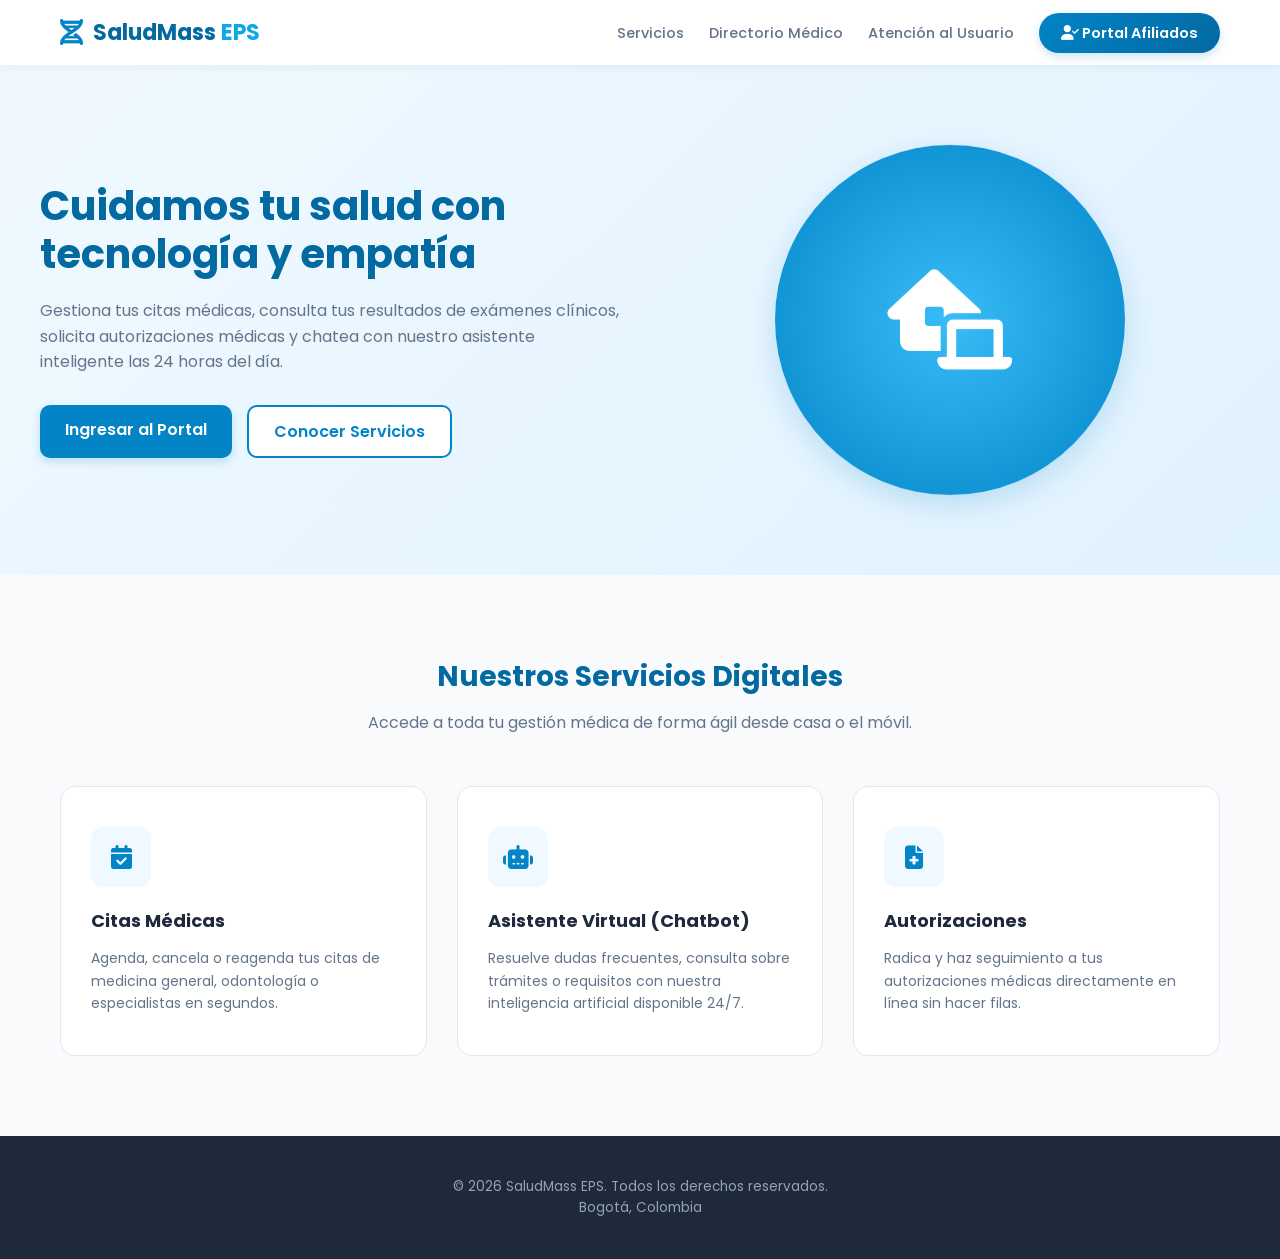
<file: index.html>
<!DOCTYPE html>
<html>
<head>
    <meta http-equiv="refresh" content="0; url=html/saludmass.html">
    <title>Cargando SaludMass EPS...</title>
</head>
<body>
    <p>Redireccionando al portal...</p>
</body>
</html>
</file>
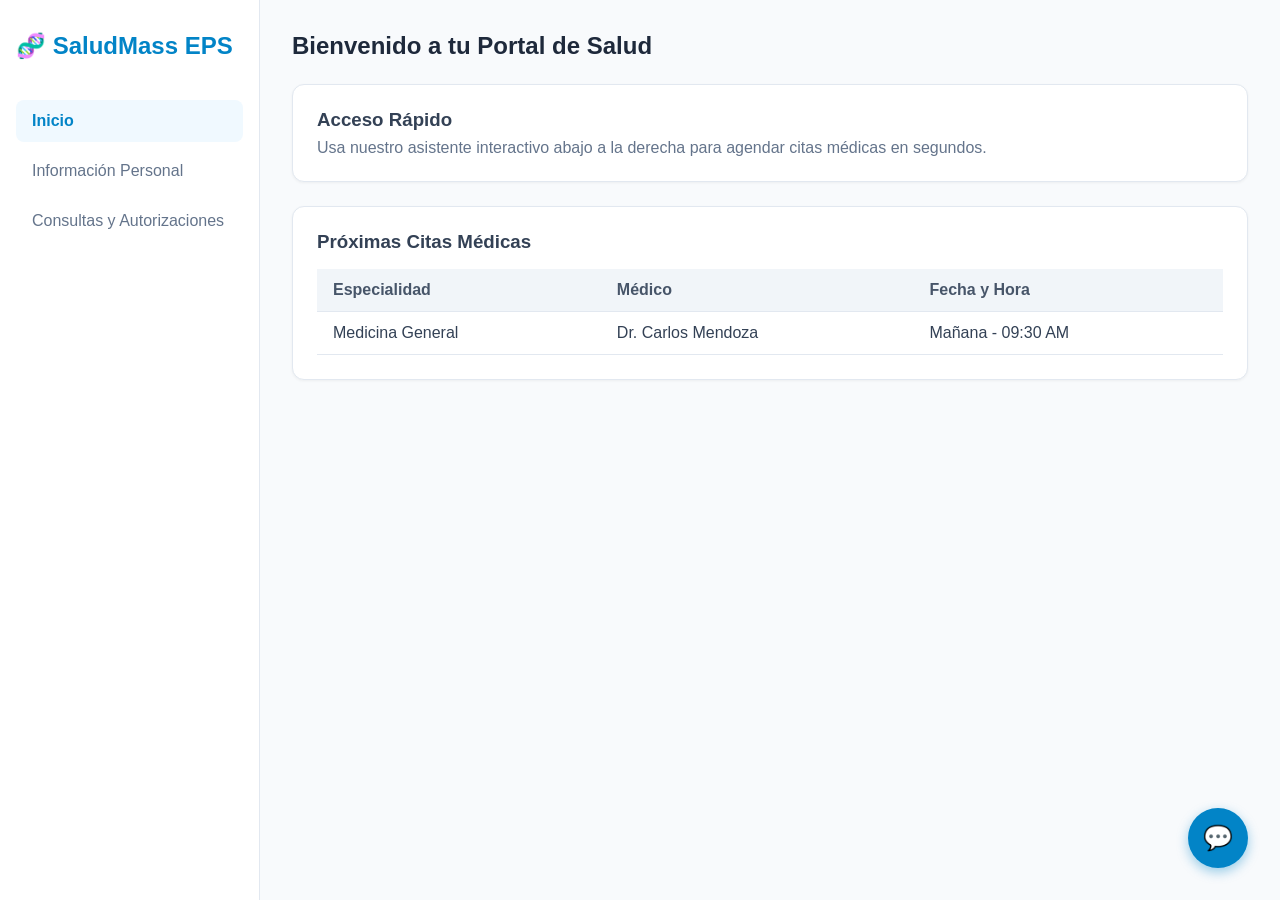
<file: html/index.html>
<!DOCTYPE html>
<html lang="es">
<head>
    <meta charset="UTF-8">
    <meta name="viewport" content="width=device-width, initial-scale=1.0">
    <title>SaludMass EPS - Portal Contigo</title>
    <link rel="icon" type="image/png" href="../img/logo.png">
    <link rel="stylesheet" href="../css/style.css">
</head>
<body>

    <!-- Panel Lateral -->
    <aside>
        <div class="logo">🧬 SaludMass EPS</div>
        <ul class="nav-tabs">
            <li><button class="nav-btn active" onclick="switchTab('inicio')">Inicio</button></li>
            <li><button class="nav-btn" onclick="switchTab('datos')">Información Personal</button></li>
            <li><button class="nav-btn" onclick="switchTab('consultas')">Consultas y Autorizaciones</button></li>
        </ul>
    </aside>

    <!-- Espacio de Módulos -->
    <main>
        <!-- Módulo de Inicio -->
        <section id="inicio" class="tab-content active">
            <h2>Bienvenido a tu Portal de Salud</h2>
            <div class="card">
                <h3>Acceso Rápido</h3>
                <p style="margin-top: 0.5rem; color: #64748b;">Usa nuestro asistente interactivo abajo a la derecha para agendar citas médicas en segundos.</p>
            </div>
            <div class="card">
                <h3>Próximas Citas Médicas</h3>
                <table id="citas-table">
                    <thead>
                        <tr>
                            <th>Especialidad</th>
                            <th>Médico</th>
                            <th>Fecha y Hora</th>
                        </tr>
                    </thead>
                    <tbody>
                        <tr>
                            <td>Medicina General</td>
                            <td>Dr. Carlos Mendoza</td>
                            <td>Mañana - 09:30 AM</td>
                        </tr>
                    </tbody>
                </table>
            </div>
        </section>

        <!-- Módulo de Información Personal -->
        <section id="datos" class="tab-content">
            <h2>Información Personal del Afiliado</h2>
            <div class="card grid-2">
                <div class="info-group"><label>Nombre Completo</label><p>Juan Sebastián Gómez</p></div>
                <div class="info-group"><label>Documento de Identidad</label><p>CC 1.023.456.789</p></div>
                <div class="info-group"><label>Tipo de Afiliación</label><p>Cotizante - Régimen Contributivo</p></div>
                <div class="info-group"><label>Estado de Afiliación</label><p style="color: #16a34a; font-weight: bold;">● ACTIVO</p></div>
                <div class="info-group"><label>Grupo de Enfoque</label><p>Plan de Beneficios en Salud (PBS)</p></div>
                <div class="info-group"><label>Ciudad Principal</label><p>Bogotá D.C.</p></div>
            </div>
        </section>

        <!-- Módulo de Consultas -->
        <section id="consultas" class="tab-content">
            <h2>Historial de Órdenes y Autorizaciones</h2>
            <div class="card">
                <table>
                    <thead>
                        <tr>
                            <th>Código</th>
                            <th>Descripción del Servicio / Medicamento</th>
                            <th>Estado</th>
                        </tr>
                    </thead>
                    <tbody>
                        <tr>
                            <td>AUT-9921</td>
                            <td>Examen Automatizado de Estructura de Soporte Óseo</td>
                            <td style="color: #16a34a; font-weight: 600;">Autorizado</td>
                        </tr>
                        <tr>
                            <td>MED-0441</td>
                            <td>Tratamiento Analgésico Modulado (Fórmula Médica)</td>
                            <td style="color: #2563eb; font-weight: 600;">Entregado</td>
                        </tr>
                    </tbody>
                </table>
            </div>
        </section>
    </main>

    <!-- --- COMPONENTE CHATBOT --- -->
    <div id="chatbot-bubble" onclick="toggleChat()">💬</div>

    <div id="chat-window">
        <div class="chat-header">
            <span>Asistente SaludMass</span>
            <button class="close-chat" onclick="toggleChat()">✕</button>
        </div>
        <div class="chat-messages" id="chat-box">
            <div class="msg bot">¡Hola! Bienvenido a **SaludMass EPS**. Soy tu asistente virtual. ¿En qué especialidad deseas agendar tu cita? (Ej: Medicina General, Odontología, Pediatría)</div>
        </div>
        <div class="chat-input-area">
            <input type="text" id="user-input" placeholder="Escribe aquí tu respuesta..." onkeypress="handleKeyPress(event)">
            <button onclick="sendMessage()">Enviar</button>
        </div>
    </div>

    <script src="../js/script.js" defer></script>
</body>
</html>
</file>
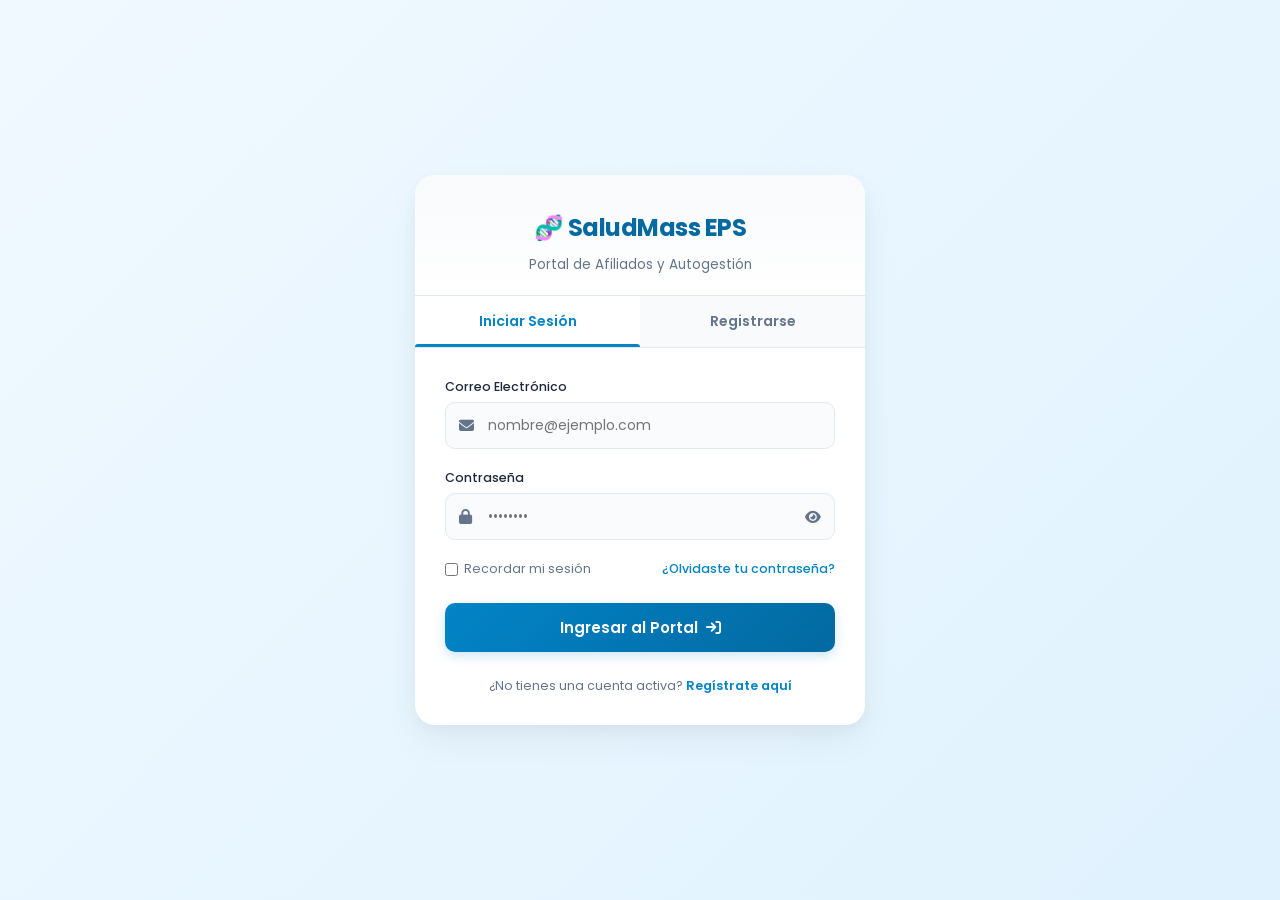
<file: html/login.html>
<!DOCTYPE html>
<html lang="es">
<head>
    <meta charset="UTF-8">
    <meta name="viewport" content="width=device-width, initial-scale=1.0">
    <title>SaludMass EPS - Acceso al Portal</title>
    <link rel="icon" type="image/png" href="../img/logo.png">
    <link rel="stylesheet" href="../css/login.css">
    <!-- Google Fonts -->
    <link href="https://fonts.googleapis.com/css2?family=Poppins:wght@300;400;500;600;700&display=swap" rel="stylesheet">
    <!-- Font Awesome Icons -->
    <link rel="stylesheet" href="https://cdnjs.cloudflare.com/ajax/libs/font-awesome/6.4.0/css/all.min.css">
</head>
<body>

    <div class="container">
        <!-- Top Brand Header -->
        <div class="brand-header">
            <div class="brand-logo">
                <h1> 🧬 SaludMass EPS</h1>
            </div>
            <p class="brand-subtitle">Portal de Afiliados y Autogestión</p>
        </div>

        <!-- Navigation Tabs -->
        <div class="form-tabs">
            <button class="tab-btn active" onclick="switchTab('login')">Iniciar Sesión</button>
            <button class="tab-btn" onclick="switchTab('register')">Registrarse</button>
        </div>

        <div class="form-content">
            <!-- Messages alert container -->
            <div id="alert-box" class="alert">
                <i id="alert-icon" class="fa-solid"></i>
                <span id="alert-message"></span>
            </div>

            <!-- LOGIN FORM -->
            <div id="login-panel" class="form-panel active">
                <form id="login-form" onsubmit="handleLogin(event)">
                    <div class="input-group">
                        <label for="login-email">Correo Electrónico</label>
                        <div class="input-wrapper">
                            <i class="fa-solid fa-envelope"></i>
                            <input type="email" id="login-email" placeholder="nombre@ejemplo.com" required>
                        </div>
                    </div>

                    <div class="input-group">
                        <label for="login-password">Contraseña</label>
                        <div class="input-wrapper">
                            <i class="fa-solid fa-lock"></i>
                            <input type="password" id="login-password" placeholder="••••••••" required>
                            <i class="fa-solid fa-eye toggle-password" onclick="togglePasswordVisibility('login-password')"></i>
                        </div>
                    </div>

                    <div class="options-row">
                        <label class="remember-me">
                            <input type="checkbox" id="remember"> Recordar mi sesión
                        </label>
                        <a href="#" class="forgot-pass" onclick="showAlert('Funcionalidad en desarrollo. Por favor contacta a soporte.', 'success')">¿Olvidaste tu contraseña?</a>
                    </div>

                    <button type="submit" class="btn-submit">
                        <span>Ingresar al Portal</span>
                        <i class="fa-solid fa-arrow-right-to-bracket"></i>
                    </button>
                </form>
                <div class="form-footer">
                    ¿No tienes una cuenta activa? <a href="#" onclick="switchTab('register')">Regístrate aquí</a>
                </div>
            </div>

            <!-- REGISTER FORM -->
            <div id="register-panel" class="form-panel">
                <form id="register-form" onsubmit="handleRegister(event)">
                    <div class="input-group">
                        <label for="reg-name">Nombre Completo</label>
                        <div class="input-wrapper">
                            <i class="fa-solid fa-user"></i>
                            <input type="text" id="reg-name" placeholder="Ej. Sebastián Corredor" required>
                        </div>
                    </div>

                    <div class="input-group">
                        <label for="reg-document">Documento de Identidad (C.C.)</label>
                        <div class="input-wrapper">
                            <i class="fa-solid fa-id-card"></i>
                            <input type="text" id="reg-document" placeholder="Número de cédula" required pattern="[0-9]{5,12}" title="Escribe un número de documento válido de 5 a 12 dígitos">
                        </div>
                    </div>

                    <div class="input-group">
                        <label for="reg-email">Correo Electrónico</label>
                        <div class="input-wrapper">
                            <i class="fa-solid fa-envelope"></i>
                            <input type="email" id="reg-email" placeholder="correo@ejemplo.com" required>
                        </div>
                    </div>

                    <div class="input-group">
                        <label for="reg-password">Contraseña de Acceso</label>
                        <div class="input-wrapper">
                            <i class="fa-solid fa-lock"></i>
                            <input type="password" id="reg-password" placeholder="Mínimo 6 caracteres" required minlength="6">
                            <i class="fa-solid fa-eye toggle-password" onclick="togglePasswordVisibility('reg-password')"></i>
                        </div>
                    </div>

                    <button type="submit" class="btn-submit">
                        <span>Crear Mi Cuenta</span>
                        <i class="fa-solid fa-user-plus"></i>
                    </button>
                </form>
                <div class="form-footer">
                    ¿Ya tienes una cuenta? <a href="#" onclick="switchTab('login')">Inicia sesión</a>
                </div>
            </div>
        </div>
    </div>
    <script src="../js/login.js" defer></script>
</body>
</html>
</file>
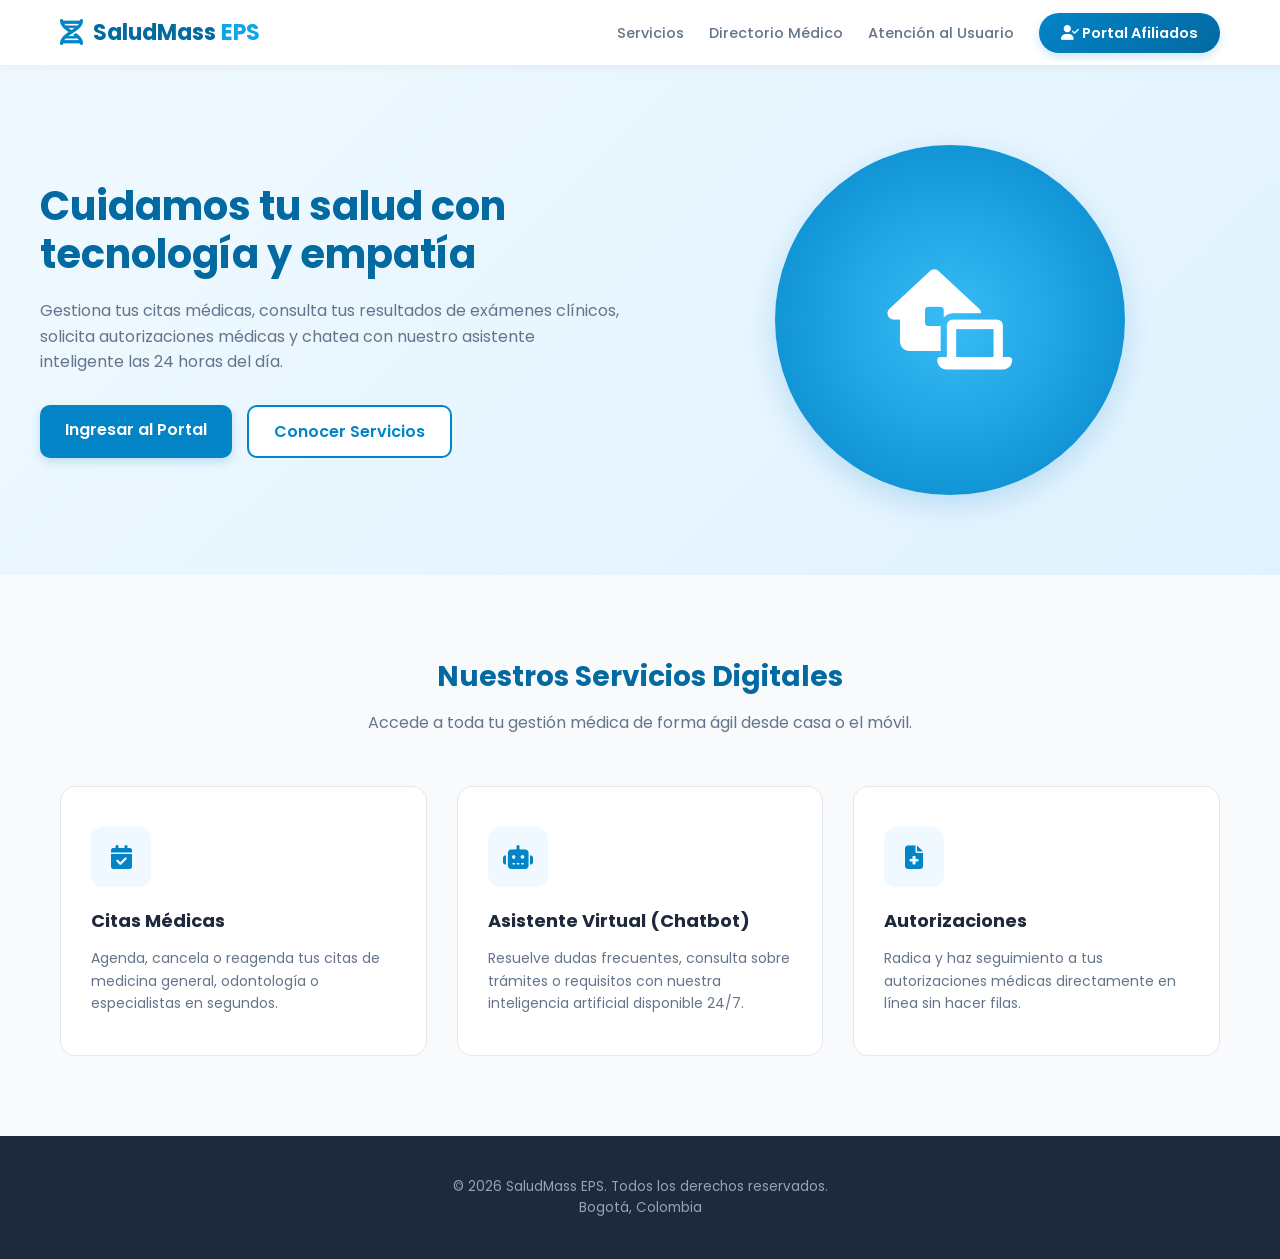
<file: html/saludmass.html>
<!DOCTYPE html>
<html lang="es">
<head>
    <meta charset="UTF-8">
    <meta name="viewport" content="width=device-width, initial-scale=1.0">
    <title>SaludMass EPS - Tu Bienestar, Nuestra Prioridad</title>
    <!-- Google Fonts -->
    <link href="https://fonts.googleapis.com/css2?family=Poppins:wght@300;400;500;600;700&display=swap" rel="stylesheet">
    <!-- Font Awesome Icons -->
    <link rel="stylesheet" href="https://cdnjs.cloudflare.com/ajax/libs/font-awesome/6.4.0/css/all.min.css">
    <link rel="icon" type="image/png" href="../img/logo.png">
    <link rel="stylesheet" href="../css/estilo.css">
</head>
<body>

    <!-- NAVBAR -->
    <header>
        <div class="navbar">
            <a href="index.html" class="logo">
                <i class="fa-solid fa-dna"></i>
                <h1>SaludMass <span>EPS</span></h1>
            </a>
            <ul class="nav-links">
                <li><a href="#servicios">Servicios</a></li>
                <li><a href="#">Directorio Médico</a></li>
                <li><a href="#">Atención al Usuario</a></li>
                <!-- Botón de Inicio de Sesión que redirige a login.html -->
                <li><a href="login.html" class="btn-login"><i class="fa-solid fa-user-check"></i> Portal Afiliados</a></li>
            </ul>
        </div>
    </header>

    <!-- HERO SECTION -->
    <main class="hero">
        <div class="hero-container">
            <div class="hero-text">
                <h2>Cuidamos tu salud con tecnología y empatía</h2>
                <p>Gestiona tus citas médicas, consulta tus resultados de exámenes clínicos, solicita autorizaciones médicas y chatea con nuestro asistente inteligente las 24 horas del día.</p>
                <div class="hero-buttons">
                    <a href="login.html" class="btn-primary">Ingresar al Portal</a>
                    <a href="#servicios" class="btn-secondary">Conocer Servicios</a>
                </div>
            </div>
            <div class="hero-image">
                <div class="hero-illustration">
                    <i class="fa-solid fa-house-laptop"></i>
                </div>
            </div>
        </div>
    </main>

    <!-- SERVICES SECTION -->
    <section class="services" id="servicios">
        <h3>Nuestros Servicios Digitales</h3>
        <p class="subtitle">Accede a toda tu gestión médica de forma ágil desde casa o el móvil.</p>
        
        <div class="services-grid">
            <!-- Servicio 1 -->
            <div class="service-card">
                <div class="service-icon">
                    <i class="fa-solid fa-calendar-check"></i>
                </div>
                <h4>Citas Médicas</h4>
                <p>Agenda, cancela o reagenda tus citas de medicina general, odontología o especialistas en segundos.</p>
            </div>

            <!-- Servicio 2 -->
            <div class="service-card">
                <div class="service-icon">
                    <i class="fa-solid fa-robot"></i>
                </div>
                <h4>Asistente Virtual (Chatbot)</h4>
                <p>Resuelve dudas frecuentes, consulta sobre trámites o requisitos con nuestra inteligencia artificial disponible 24/7.</p>
            </div>

            <!-- Servicio 3 -->
            <div class="service-card">
                <div class="service-icon">
                    <i class="fa-solid fa-file-medical"></i>
                </div>
                <h4>Autorizaciones</h4>
                <p>Radica y haz seguimiento a tus autorizaciones médicas directamente en línea sin hacer filas.</p>
            </div>
        </div>
    </section>

    <!-- FOOTER -->
    <footer>
        <div class="footer-content">
            <p>&copy; 2026 SaludMass EPS. Todos los derechos reservados.</p>
            <p>Bogotá, Colombia</p>
        </div>
    </footer>

</body>
</html>
</file>
<file: css/style.css>
:root {
            --primary: #0284c7;
            --primary-dark: #0369a1;
            --secondary: #0ea5e9;
            --bg-light: #f8fafc;
            --text-main: #334155;
            --border-color: #e2e8f0;
        }

        * {
            box-sizing: border-box;
            margin: 0;
            padding: 0;
            font-family: 'Segoe UI', Tahoma, Geneva, Verdana, sans-serif;
        }

        body {
            background-color: var(--bg-light);
            color: var(--text-main);
            display: flex;
            height: 100vh;
            overflow: hidden;
        }

        /* Sidebar Navegación */
        aside {
            width: 260px;
            background-color: white;
            border-right: 1px solid var(--border-color);
            display: flex;
            flex-direction: column;
            padding: 2rem 1rem;
        }

        .logo {
            font-size: 1.5rem;
            font-weight: bold;
            color: var(--primary);
            margin-bottom: 2.5rem;
            display: flex;
            align-items: center;
            gap: 0.5rem;
        }

        .nav-tabs {
            list-style: none;
            display: flex;
            flex-direction: column;
            gap: 0.5rem;
        }

        .nav-btn {
            width: 100%;
            padding: 0.75rem 1rem;
            text-align: left;
            background: none;
            border: none;
            border-radius: 0.5rem;
            cursor: pointer;
            font-size: 1rem;
            color: #64748b;
            transition: all 0.2s;
        }

        .nav-btn.active, .nav-btn:hover {
            background-color: #f0f9ff;
            color: var(--primary);
            font-weight: 600;
        }

        /* Contenedor Principal */
        main {
            flex-1: 1;
            width: calc(100% - 260px);
            padding: 2rem;
            overflow-y: auto;
            position: relative;
        }

        .tab-content {
            display: none;
            max-width: 1000px;
            margin: 0 auto;
        }

        .tab-content.active {
            display: block;
        }

        h2 {
            margin-bottom: 1.5rem;
            color: #1e293b;
        }

        /* Tarjetas de Información */
        .card {
            background: white;
            border-radius: 0.75rem;
            padding: 1.5rem;
            border: 1px solid var(--border-color);
            margin-bottom: 1.5rem;
            box-shadow: 0 1px 3px rgba(0,0,0,0.05);
        }

        .grid-2 {
            display: grid;
            grid-template-columns: 1fr 1fr;
            gap: 1.5rem;
        }

        .info-group {
            margin-bottom: 1rem;
        }

        .info-group label {
            font-size: 0.85rem;
            color: #64748b;
            display: block;
            margin-bottom: 0.25rem;
        }

        .info-group p {
            font-weight: 500;
            color: #1e293b;
        }

        /* Tablas */
        table {
            width: 100%;
            border-collapse: collapse;
            margin-top: 1rem;
        }

        th, td {
            padding: 0.75rem 1rem;
            text-align: left;
            border-bottom: 1px solid var(--border-color);
        }

        th {
            background-color: #f1f5f9;
            color: #475569;
            font-weight: 600;
        }

        /* --- CHATBOT INTERACTIVO UI --- */
        #chatbot-bubble {
            position: fixed;
            bottom: 2rem;
            right: 2rem;
            width: 60px;
            height: 60px;
            background-color: var(--primary);
            border-radius: 50%;
            display: flex;
            align-items: center;
            justify-content: center;
            color: white;
            font-size: 1.5rem;
            cursor: pointer;
            box-shadow: 0 4px 12px rgba(2, 132, 199, 0.4);
            transition: transform 0.2s;
        }

        #chatbot-bubble:hover {
            transform: scale(1.05);
        }

        #chat-window {
            position: fixed;
            bottom: 5.5rem;
            right: 2rem;
            width: 360px;
            height: 500px;
            background: white;
            border-radius: 1rem;
            box-shadow: 0 10px 25px rgba(0,0,0,0.1);
            display: flex;
            flex-direction: column;
            border: 1px solid var(--border-color);
            z-index: 1000;
            transform: translateY(20px);
            opacity: 0;
            pointer-events: none;
            transition: all 0.3s cubic-bezier(0.16, 1, 0.3, 1);
        }

        #chat-window.open {
            transform: translateY(0);
            opacity: 1;
            pointer-events: auto;
        }

        .chat-header {
            background-color: var(--primary);
            color: white;
            padding: 1rem;
            border-top-left-radius: 1rem;
            border-top-right-radius: 1rem;
            font-weight: bold;
            display: flex;
            justify-content: space-between;
            align-items: center;
        }

        .close-chat {
            background: none;
            border: none;
            color: white;
            font-size: 1.2rem;
            cursor: pointer;
        }

        .chat-messages {
            flex-1: 1;
            padding: 1rem;
            overflow-y: auto;
            display: flex;
            flex-direction: column;
            gap: 0.75rem;
            background-color: #f8fafc;
        }

        .msg {
            max-width: 85%;
            padding: 0.65rem 0.85rem;
            border-radius: 0.75rem;
            font-size: 0.9rem;
            line-height: 1.4;
        }

        .msg.bot {
            background-color: white;
            align-self: flex-start;
            border-left: 4px solid var(--primary);
            box-shadow: 0 1px 2px rgba(0,0,0,0.05);
        }

        .msg.user {
            background-color: var(--primary);
            color: white;
            align-self: flex-end;
        }

        .chat-input-area {
            padding: 0.75rem;
            border-top: 1px solid var(--border-color);
            display: flex;
            gap: 0.5rem;
            background: white;
            border-bottom-left-radius: 1rem;
            border-bottom-right-radius: 1rem;
        }

        .chat-input-area input {
            flex: 1;
            padding: 0.5rem 0.75rem;
            border: 1px solid var(--border-color);
            border-radius: 0.375rem;
            outline: none;
        }

        .chat-input-area button {
            background-color: var(--primary);
            color: white;
            border: none;
            padding: 0.5rem 1rem;
            border-radius: 0.375rem;
            cursor: pointer;
        }
</file>
<file: css/login.css>
:root {
            --primary-color: #0284c7;
            --primary-dark: #0369a1;
            --secondary-color: #0ea5e9;
            --background-grad: linear-gradient(135deg, #f0f9ff 0%, #e0f2fe 100%);
            --card-bg: #ffffff;
            --text-main: #1e293b;
            --text-muted: #64748b;
            --border-color: #e2e8f0;
            --success-color: #10b981;
            --error-color: #ef4444;
        }

        * {
            box-sizing: border-box;
            margin: 0;
            padding: 0;
            font-family: 'Poppins', sans-serif;
        }

        body {
            background: var(--background-grad);
            min-height: 100vh;
            display: flex;
            justify-content: center;
            align-items: center;
            padding: 20px;
        }

        .container {
            background: var(--card-bg);
            width: 100%;
            max-width: 450px;
            border-radius: 20px;
            box-shadow: 0 15px 35px rgba(0, 0, 0, 0.05), 0 5px 15px rgba(0, 0, 0, 0.03);
            overflow: hidden;
            transition: all 0.4s ease-in-out;
            position: relative;
        }

        /* Top Brand Header */
        .brand-header {
            text-align: center;
            padding: 35px 30px 20px;
            background: linear-gradient(180deg, #f8fafc 0%, #ffffff 100%);
            border-bottom: 1px solid var(--border-color);
        }

        .brand-logo {
            display: flex;
            align-items: center;
            justify-content: center;
            gap: 10px;
            margin-bottom: 10px;
        }

        .brand-logo i {
            font-size: 28px;
            color: var(--primary);
            animation: pulse 2s infinite;
        }

        @keyframes pulse {
            0% { transform: scale(1); }
            50% { transform: scale(1.08); }
            100% { transform: scale(1); }
        }

        .brand-logo h1 {
            font-size: 24px;
            font-weight: 700;
            color: var(--primary-dark);
            letter-spacing: -0.5px;
        }

        .brand-logo span {
            color: var(--secondary-color);
        }

        .brand-subtitle {
            font-size: 13.5px;
            color: var(--text-muted);
            font-weight: 400;
        }

        /* Toggle Tabs */
        .form-tabs {
            display: flex;
            border-bottom: 1px solid var(--border-color);
            background: #f8fafc;
        }

        .tab-btn {
            flex: 1;
            padding: 15px;
            background: none;
            border: none;
            font-size: 14px;
            font-weight: 600;
            color: var(--text-muted);
            cursor: pointer;
            transition: all 0.3s ease;
            position: relative;
            outline: none;
        }

        .tab-btn.active {
            color: var(--primary-color);
            background: var(--card-bg);
        }

        .tab-btn.active::after {
            content: '';
            position: absolute;
            bottom: 0;
            left: 0;
            width: 100%;
            height: 3px;
            background: var(--primary-color);
            border-radius: 3px 3px 0 0;
        }

        /* Forms Wrapper */
        .form-content {
            padding: 30px;
        }

        .form-panel {
            display: none;
        }

        .form-panel.active {
            display: block;
            animation: fadeIn 0.5s ease;
        }

        @keyframes fadeIn {
            from { opacity: 0; transform: translateY(10px); }
            to { opacity: 1; transform: translateY(0); }
        }

        /* Inputs and Fields */
        .input-group {
            margin-bottom: 20px;
            position: relative;
        }

        .input-group label {
            display: block;
            font-size: 12.5px;
            font-weight: 500;
            color: var(--text-main);
            margin-bottom: 6px;
        }

        .input-wrapper {
            position: relative;
            display: flex;
            align-items: center;
        }

        .input-wrapper i {
            position: absolute;
            left: 14px;
            color: var(--text-muted);
            font-size: 15px;
            transition: color 0.3s ease;
        }

        .input-wrapper input, .input-wrapper select {
            width: 100%;
            padding: 12px 14px 12px 42px;
            border: 1.5px solid var(--border-color);
            border-radius: 10px;
            font-size: 14px;
            color: var(--text-main);
            background-color: #fafbfc;
            outline: none;
            transition: all 0.3s ease;
        }

        .input-wrapper select {
            appearance: none;
            background-image: url("data:image/svg+xml,%3Csvg xmlns='http://www.w3.org/2000/svg' viewBox='0 0 24 24' fill='none' stroke='%2364748b' stroke-width='2' stroke-linecap='round' stroke-linejoin='round'%3E%3Cpolyline points='6 9 12 15 18 9'%3E%3C/polyline%3E%3C/svg%3E");
            background-repeat: no-repeat;
            background-position: right 14px center;
            background-size: 16px;
        }

        .input-wrapper input:focus, .input-wrapper select:focus {
            border-color: var(--primary-color);
            background-color: #ffffff;
            box-shadow: 0 0 0 4px rgba(2, 132, 199, 0.1);
        }

        .input-wrapper input:focus + i, .input-wrapper select:focus + i {
            color: var(--primary-color);
        }

        /* Password Toggle Option */
        .toggle-password {
            position: absolute;
            right: 14px;
            left: auto !important;
            cursor: pointer;
            font-size: 14px !important;
            color: var(--text-muted);
            z-index: 5;
        }

        .toggle-password:hover {
            color: var(--primary-color);
        }

        /* Options row (Remember me / Forgot pass) */
        .options-row {
            display: flex;
            justify-content: space-between;
            align-items: center;
            margin-bottom: 25px;
            font-size: 12.5px;
        }

        .remember-me {
            display: flex;
            align-items: center;
            gap: 6px;
            color: var(--text-muted);
            cursor: pointer;
        }

        .remember-me input {
            cursor: pointer;
            accent-color: var(--primary-color);
        }

        .forgot-pass {
            color: var(--primary-color);
            text-decoration: none;
            font-weight: 500;
            transition: color 0.2s ease;
        }

        .forgot-pass:hover {
            color: var(--primary-dark);
            text-decoration: underline;
        }

        /* Buttons */
        .btn-submit {
            width: 100%;
            padding: 13px;
            background: linear-gradient(135deg, var(--primary-color) 0%, var(--primary-dark) 100%);
            border: none;
            border-radius: 10px;
            color: white;
            font-size: 15px;
            font-weight: 600;
            cursor: pointer;
            transition: all 0.3s ease;
            display: flex;
            justify-content: center;
            align-items: center;
            gap: 8px;
            box-shadow: 0 4px 12px rgba(2, 132, 199, 0.2);
        }

        .btn-submit:hover {
            transform: translateY(-1px);
            box-shadow: 0 6px 15px rgba(2, 132, 199, 0.3);
        }

        .btn-submit:active {
            transform: translateY(1px);
        }

        /* Alerts and Feedbacks */
        .alert {
            padding: 12px 15px;
            border-radius: 8px;
            font-size: 13px;
            margin-bottom: 20px;
            display: none;
            align-items: center;
            gap: 10px;
            line-height: 1.4;
        }

        .alert-error {
            background-color: #fef2f2;
            color: var(--error-color);
            border: 1px solid #fee2e2;
        }

        .alert-success {
            background-color: #f0fdf4;
            color: var(--success-color);
            border: 1px solid #dcfce7;
        }

        /* Footer Info */
        .form-footer {
            text-align: center;
            margin-top: 25px;
            font-size: 12.5px;
            color: var(--text-muted);
        }

        .form-footer a {
            color: var(--primary-color);
            text-decoration: none;
            font-weight: 600;
        }

        .form-footer a:hover {
            text-decoration: underline;
        }
</file>
<file: css/estilo.css>
:root {
            --primary-color: #0284c7;
            --primary-dark: #0369a1;
            --secondary-color: #0ea5e9;
            --bg-light: #f8fafc;
            --card-bg: #ffffff;
            --text-main: #1e293b;
            --text-muted: #64748b;
            --border-color: #e2e8f0;
            --accent-color: #38bdf8;
        }

        * {
            box-sizing: border-box;
            margin: 0;
            padding: 0;
            font-family: 'Poppins', sans-serif;
        }

        body {
            background-color: var(--bg-light);
            color: var(--text-main);
            line-height: 1.6;
        }

        /* --- NAVBAR --- */
        header {
            background-color: var(--card-bg);
            box-shadow: 0 2px 10px rgba(0, 0, 0, 0.05);
            position: sticky;
            top: 0;
            z-index: 1000;
        }

        .navbar {
            max-width: 1200px;
            margin: 0 auto;
            padding: 15px 20px;
            display: flex;
            justify-content: space-between;
            align-items: center;
        }

        .logo {
            display: flex;
            align-items: center;
            gap: 10px;
            text-decoration: none;
        }

        .logo i {
            font-size: 26px;
            color: var(--primary-color);
        }

        .logo h1 {
            font-size: 22px;
            font-weight: 700;
            color: var(--primary-dark);
        }

        .logo span {
            color: var(--secondary-color);
        }

        .nav-links {
            display: flex;
            align-items: center;
            gap: 25px;
            list-style: none;
        }

        .nav-links a {
            text-decoration: none;
            color: var(--text-muted);
            font-weight: 500;
            font-size: 14.5px;
            transition: color 0.3s ease;
        }

        .nav-links a:hover {
            color: var(--primary-color);
        }

        /* Botón de login destacado */
        .btn-login {
            background: linear-gradient(135deg, var(--primary-color) 0%, var(--primary-dark) 100%);
            color: white !important;
            padding: 10px 22px;
            border-radius: 50px;
            font-weight: 600 !important;
            box-shadow: 0 4px 10px rgba(2, 132, 199, 0.2);
            transition: all 0.3s ease !important;
        }

        .btn-login:hover {
            transform: translateY(-2px);
            box-shadow: 0 6px 15px rgba(2, 132, 199, 0.3);
        }

        /* --- HERO SECTION --- */
        .hero {
            background: linear-gradient(135deg, #f0f9ff 0%, #e0f2fe 100%);
            padding: 80px 20px;
            position: relative;
            overflow: hidden;
        }

        .hero-container {
            max-width: 1200px;
            margin: 0 auto;
            display: grid;
            grid-template-columns: 1fr 1fr;
            gap: 40px;
            align-items: center;
        }

        .hero-text h2 {
            font-size: 40px;
            font-weight: 700;
            color: var(--primary-dark);
            line-height: 1.2;
            margin-bottom: 20px;
        }

        .hero-text p {
            font-size: 16px;
            color: var(--text-muted);
            margin-bottom: 30px;
        }

        .hero-buttons {
            display: flex;
            gap: 15px;
        }

        .btn-primary {
            padding: 12px 25px;
            background-color: var(--primary-color);
            color: white;
            text-decoration: none;
            border-radius: 10px;
            font-weight: 600;
            box-shadow: 0 4px 10px rgba(2, 132, 199, 0.2);
            transition: all 0.3s ease;
        }

        .btn-primary:hover {
            background-color: var(--primary-dark);
            transform: translateY(-1px);
        }

        .btn-secondary {
            padding: 12px 25px;
            background-color: white;
            color: var(--primary-color);
            border: 2px solid var(--primary-color);
            text-decoration: none;
            border-radius: 10px;
            font-weight: 600;
            transition: all 0.3s ease;
        }

        .btn-secondary:hover {
            background-color: #f0f9ff;
        }

        /* Ilustración / Imagen representativa en CSS */
        .hero-image {
            display: flex;
            justify-content: center;
            align-items: center;
            position: relative;
        }

        .hero-illustration {
            width: 350px;
            height: 350px;
            background: radial-gradient(circle, var(--accent-color) 0%, var(--primary-color) 100%);
            border-radius: 50%;
            display: flex;
            justify-content: center;
            align-items: center;
            box-shadow: 0 10px 30px rgba(2, 132, 199, 0.2);
            color: white;
            font-size: 100px;
            animation: float 4s ease-in-out infinite;
        }

        @keyframes float {
            0%, 100% { transform: translateY(0); }
            50% { transform: translateY(-15px); }
        }

        /* --- SERVICES SECTION --- */
        .services {
            max-width: 1200px;
            margin: 0 auto;
            padding: 80px 20px;
            text-align: center;
        }

        .services h3 {
            font-size: 28px;
            color: var(--primary-dark);
            margin-bottom: 10px;
        }

        .services p.subtitle {
            color: var(--text-muted);
            margin-bottom: 50px;
        }

        .services-grid {
            display: grid;
            grid-template-columns: repeat(auto-fit, minmax(280px, 1fr));
            gap: 30px;
        }

        .service-card {
            background-color: var(--card-bg);
            padding: 40px 30px;
            border-radius: 15px;
            border: 1px solid var(--border-color);
            transition: all 0.3s ease;
            text-align: left;
        }

        .service-card:hover {
            transform: translateY(-5px);
            box-shadow: 0 10px 20px rgba(0, 0, 0, 0.05);
            border-color: var(--primary-color);
        }

        .service-icon {
            width: 60px;
            height: 60px;
            background-color: #f0f9ff;
            color: var(--primary-color);
            border-radius: 12px;
            display: flex;
            align-items: center;
            justify-content: center;
            font-size: 24px;
            margin-bottom: 20px;
        }

        .service-card h4 {
            font-size: 18px;
            color: var(--text-main);
            margin-bottom: 12px;
        }

        .service-card p {
            font-size: 14px;
            color: var(--text-muted);
        }

        /* --- FOOTER --- */
        footer {
            background-color: var(--text-main);
            color: white;
            padding: 40px 20px;
            text-align: center;
            font-size: 13.5px;
        }

        footer p {
            color: #94a3b8;
        }
</file>
